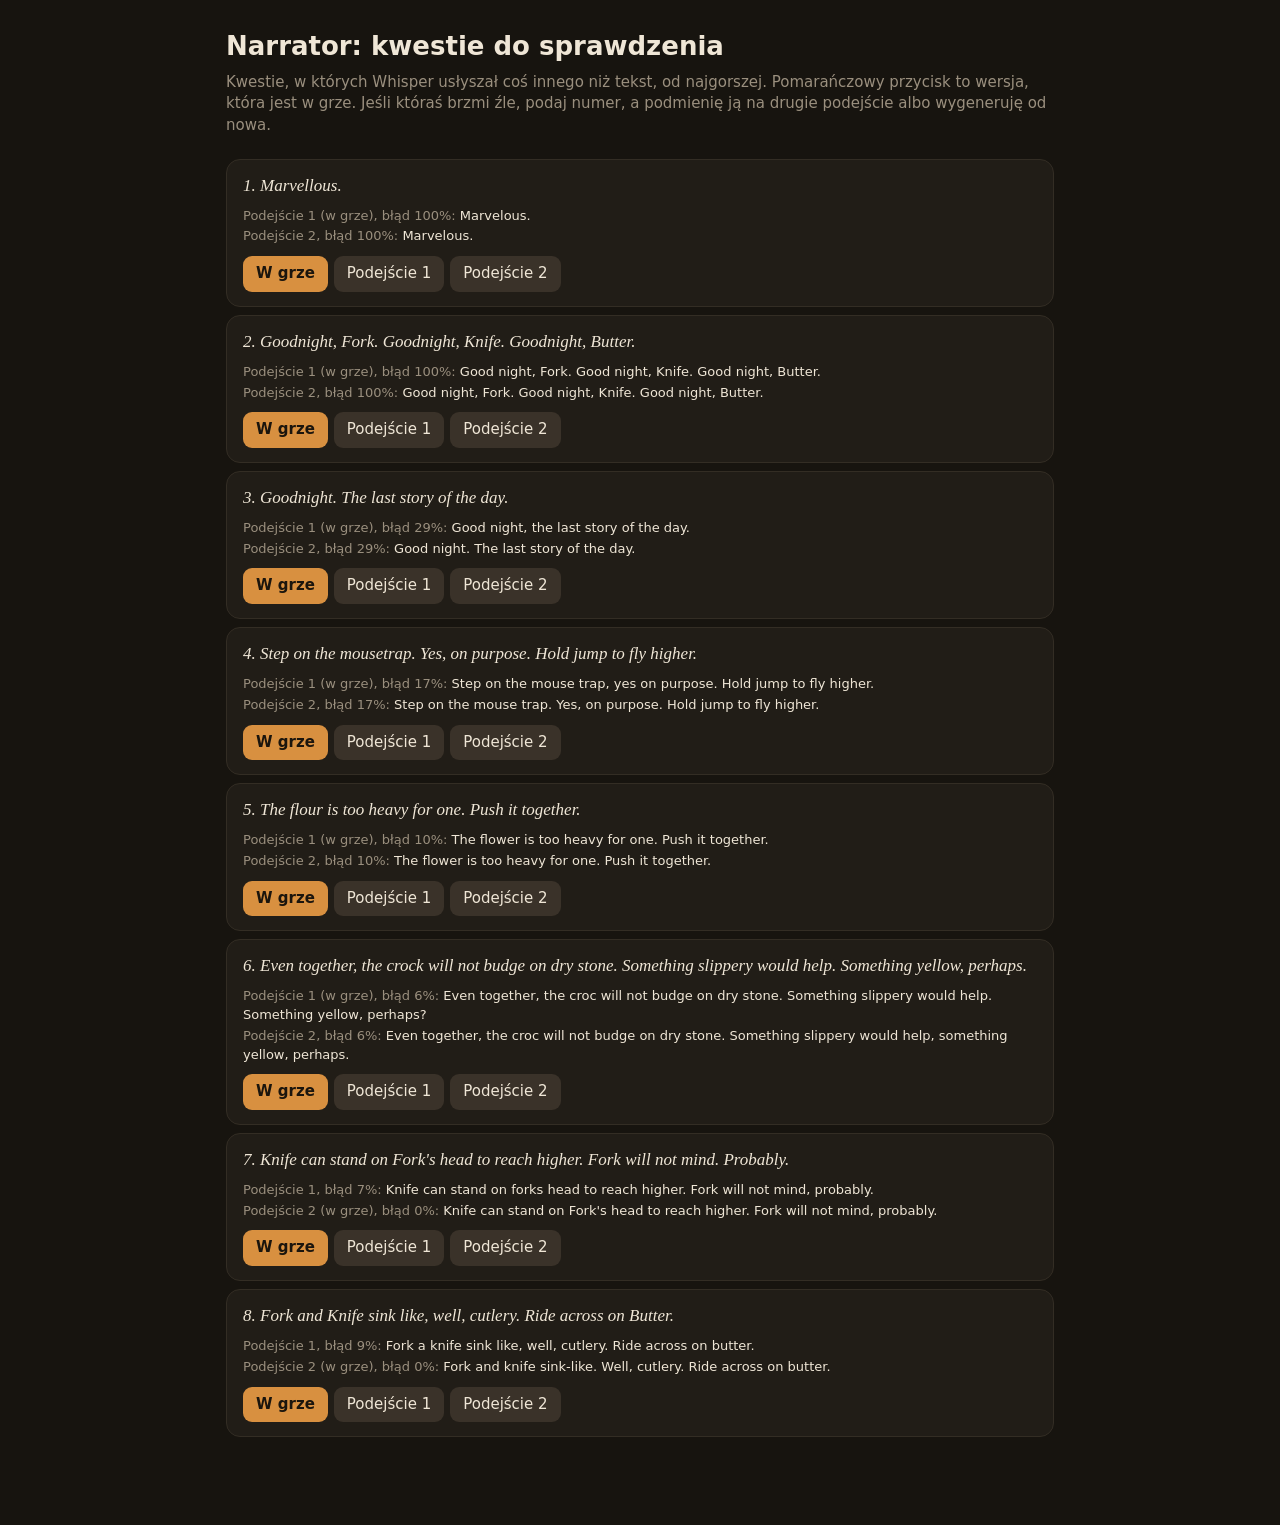
<file: Niepotrzebne/narration/check.html>
<!doctype html>
<!-- Cutlery narrator review: the lines whisper heard least clearly, with both takes. -->
<html lang="pl">
<head>
<meta charset="utf-8">
<meta name="viewport" content="width=device-width, initial-scale=1">
<title>Narrator do sprawdzenia</title>
<style>
:root { --bg: #17140f; --card: #211d17; --ink: #efe6d6; --mute: #9a8f7e; --line: #332d24; --acc: #d89040; --acc-ink: #1b150d; }
* { box-sizing: border-box; }
body { margin: 0; background: var(--bg); color: var(--ink); font: 15px/1.45 -apple-system, BlinkMacSystemFont, system-ui, sans-serif; }
main { max-width: 860px; margin: 0 auto; padding: 28px 16px 80px; }
h1 { font-size: 26px; margin: 0 0 6px; }
.sub { color: var(--mute); margin: 0 0 22px; }
.r { padding: 14px 16px; background: var(--card); border: 1px solid var(--line); border-radius: 14px; margin-bottom: 8px; }
.t { font-family: Georgia, serif; font-style: italic; font-size: 17px; margin: 0 0 8px; }
.h { font-size: 13px; color: var(--mute); margin: 2px 0; }
.h b { color: var(--ink); font-weight: 500; }
.btns { display: flex; gap: 6px; flex-wrap: wrap; margin-top: 10px; }
button { font: inherit; border: 0; border-radius: 9px; padding: 7px 13px; cursor: pointer; background: #3a3229; color: var(--ink); }
button.game { background: var(--acc); color: var(--acc-ink); font-weight: 600; }
button.on { outline: 2px solid var(--ink); outline-offset: 2px; }
</style>
</head>
<body>
<main>
  <h1>Narrator: kwestie do sprawdzenia</h1>
  <p class="sub">Kwestie, w których Whisper usłyszał coś innego niż tekst, od najgorszej. Pomarańczowy przycisk to wersja, która jest w grze. Jeśli któraś brzmi źle, podaj numer, a podmienię ją na drugie podejście albo wygeneruję od nowa.</p>
  <div id="list"></div>
</main>
<script>
const D = [{"file": "cfd666472aa0.mp3", "text": "Marvellous.", "take": 0, "heard": ["Marvelous.", "Marvelous."], "wer": [1.0, 1.0]}, {"file": "275126add4c3.mp3", "text": "Goodnight, Fork. Goodnight, Knife. Goodnight, Butter.", "take": 0, "heard": ["Good night, Fork. Good night, Knife. Good night, Butter.", "Good night, Fork. Good night, Knife. Good night, Butter."], "wer": [1.0, 1.0]}, {"file": "a8439c55c21d.mp3", "text": "Goodnight. The last story of the day.", "take": 0, "heard": ["Good night, the last story of the day.", "Good night. The last story of the day."], "wer": [0.29, 0.29]}, {"file": "1edb29544391.mp3", "text": "Step on the mousetrap. Yes, on purpose. Hold jump to fly higher.", "take": 0, "heard": ["Step on the mouse trap, yes on purpose. Hold jump to fly higher.", "Step on the mouse trap. Yes, on purpose. Hold jump to fly higher."], "wer": [0.17, 0.17]}, {"file": "ec8ceec1dc6c.mp3", "text": "The flour is too heavy for one. Push it together.", "take": 0, "heard": ["The flower is too heavy for one. Push it together.", "The flower is too heavy for one. Push it together."], "wer": [0.1, 0.1]}, {"file": "fe3f49d616ba.mp3", "text": "Even together, the crock will not budge on dry stone. Something slippery would help. Something yellow, perhaps.", "take": 0, "heard": ["Even together, the croc will not budge on dry stone. Something slippery would help. Something yellow, perhaps?", "Even together, the croc will not budge on dry stone. Something slippery would help, something yellow, perhaps."], "wer": [0.06, 0.06]}, {"file": "73a1dd152235.mp3", "text": "Knife can stand on Fork's head to reach higher. Fork will not mind. Probably.", "take": 1, "heard": ["Knife can stand on forks head to reach higher. Fork will not mind, probably.", "Knife can stand on Fork's head to reach higher. Fork will not mind, probably."], "wer": [0.07, 0.0]}, {"file": "5b4c3c972513.mp3", "text": "Fork and Knife sink like, well, cutlery. Ride across on Butter.", "take": 1, "heard": ["Fork a knife sink like, well, cutlery. Ride across on butter.", "Fork and knife sink-like. Well, cutlery. Ride across on butter."], "wer": [0.09, 0.0]}];
let cur = null;
const play = (b, src) => {
  if (cur) { cur.a.pause(); cur.b.classList.remove('on'); if (cur.b === b) { cur = null; return; } }
  const a = new Audio(src); a.play(); b.classList.add('on');
  a.onended = () => { b.classList.remove('on'); cur = null; };
  cur = { a, b };
};
D.forEach((r, i) => {
  const el = document.createElement('div'); el.className = 'r';
  const esc = (s) => s.replace(/[&<>]/g, (c) => ({ '&': '&amp;', '<': '&lt;', '>': '&gt;' }[c]));
  el.innerHTML = `<p class="t">${i + 1}. ${esc(r.text)}</p>` + r.heard.map((h, t) => r.wer[t] === null ? '' : `<p class="h">Podejście ${t + 1}${t === r.take ? ' (w grze)' : ''}, błąd ${Math.round(r.wer[t] * 100)}%: <b>${esc(h || '(cisza)')}</b></p>`).join('') + '<div class="btns"></div>';
  const btns = el.querySelector('.btns');
  [['W grze', '../../assets/voice/' + r.file, 'game'], ['Podejście 1', 'out-lines/' + r.file.replace('.mp3', '_0.wav'), ''], ['Podejście 2', 'out-lines/' + r.file.replace('.mp3', '_1.wav'), '']].forEach(([l, src, c]) => {
    const b = document.createElement('button'); b.textContent = l; b.className = c; b.onclick = () => play(b, src); btns.append(b);
  });
  document.getElementById('list').append(el);
});
</script>
</body>
</html>
</file>
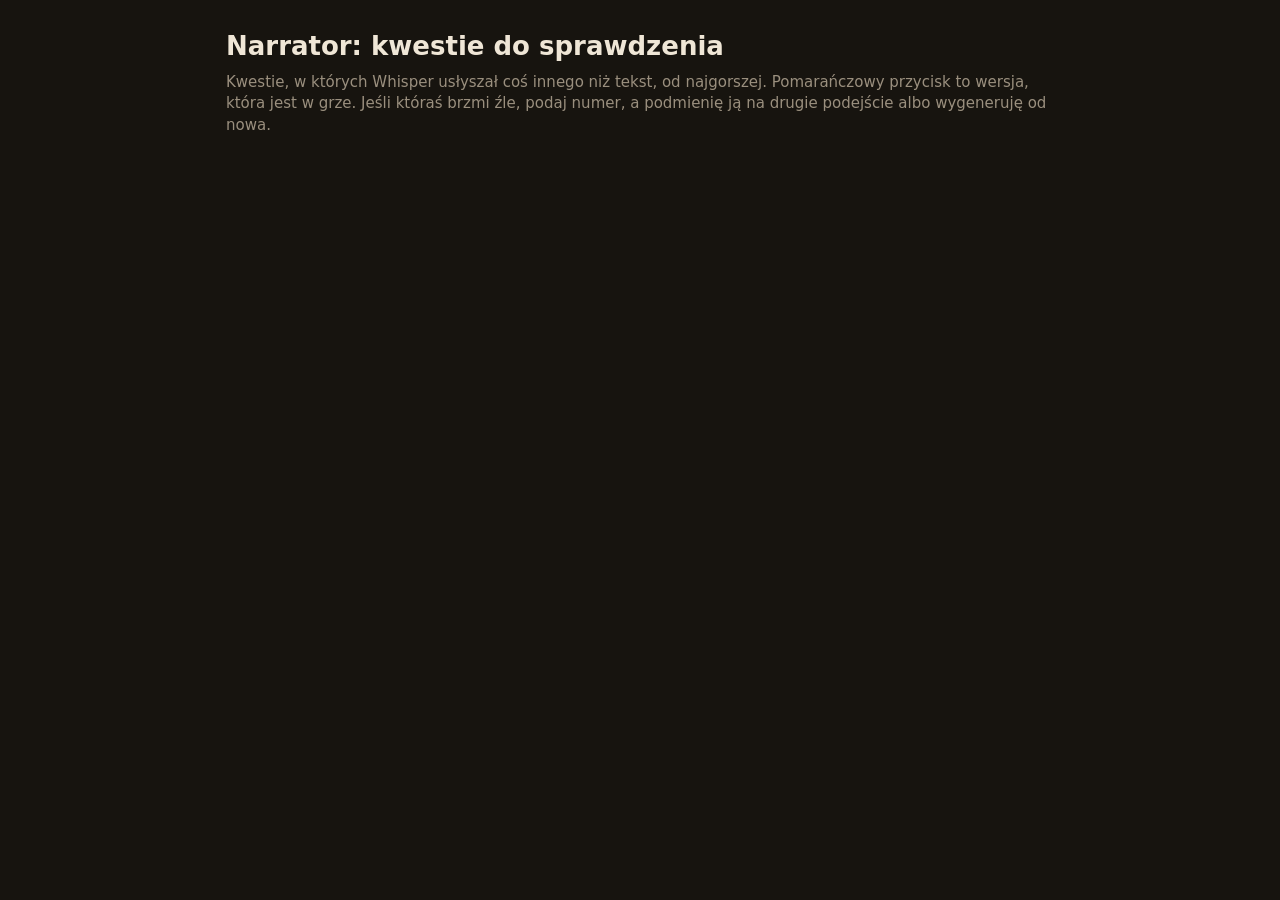
<file: Niepotrzebne/narration/check_template.html>
<!doctype html>
<!-- Cutlery narrator review: the lines whisper heard least clearly, with both takes. -->
<html lang="pl">
<head>
<meta charset="utf-8">
<meta name="viewport" content="width=device-width, initial-scale=1">
<title>Narrator do sprawdzenia</title>
<style>
:root { --bg: #17140f; --card: #211d17; --ink: #efe6d6; --mute: #9a8f7e; --line: #332d24; --acc: #d89040; --acc-ink: #1b150d; }
* { box-sizing: border-box; }
body { margin: 0; background: var(--bg); color: var(--ink); font: 15px/1.45 -apple-system, BlinkMacSystemFont, system-ui, sans-serif; }
main { max-width: 860px; margin: 0 auto; padding: 28px 16px 80px; }
h1 { font-size: 26px; margin: 0 0 6px; }
.sub { color: var(--mute); margin: 0 0 22px; }
.r { padding: 14px 16px; background: var(--card); border: 1px solid var(--line); border-radius: 14px; margin-bottom: 8px; }
.t { font-family: Georgia, serif; font-style: italic; font-size: 17px; margin: 0 0 8px; }
.h { font-size: 13px; color: var(--mute); margin: 2px 0; }
.h b { color: var(--ink); font-weight: 500; }
.btns { display: flex; gap: 6px; flex-wrap: wrap; margin-top: 10px; }
button { font: inherit; border: 0; border-radius: 9px; padding: 7px 13px; cursor: pointer; background: #3a3229; color: var(--ink); }
button.game { background: var(--acc); color: var(--acc-ink); font-weight: 600; }
button.on { outline: 2px solid var(--ink); outline-offset: 2px; }
</style>
</head>
<body>
<main>
  <h1>Narrator: kwestie do sprawdzenia</h1>
  <p class="sub">Kwestie, w których Whisper usłyszał coś innego niż tekst, od najgorszej. Pomarańczowy przycisk to wersja, która jest w grze. Jeśli któraś brzmi źle, podaj numer, a podmienię ją na drugie podejście albo wygeneruję od nowa.</p>
  <div id="list"></div>
</main>
<script>
const D = __DATA__;
let cur = null;
const play = (b, src) => {
  if (cur) { cur.a.pause(); cur.b.classList.remove('on'); if (cur.b === b) { cur = null; return; } }
  const a = new Audio(src); a.play(); b.classList.add('on');
  a.onended = () => { b.classList.remove('on'); cur = null; };
  cur = { a, b };
};
D.forEach((r, i) => {
  const el = document.createElement('div'); el.className = 'r';
  const esc = (s) => s.replace(/[&<>]/g, (c) => ({ '&': '&amp;', '<': '&lt;', '>': '&gt;' }[c]));
  el.innerHTML = `<p class="t">${i + 1}. ${esc(r.text)}</p>` + r.heard.map((h, t) => r.wer[t] === null ? '' : `<p class="h">Podejście ${t + 1}${t === r.take ? ' (w grze)' : ''}, błąd ${Math.round(r.wer[t] * 100)}%: <b>${esc(h || '(cisza)')}</b></p>`).join('') + '<div class="btns"></div>';
  const btns = el.querySelector('.btns');
  [['W grze', '../../assets/voice/' + r.file, 'game'], ['Podejście 1', 'out-lines/' + r.file.replace('.mp3', '_0.wav'), ''], ['Podejście 2', 'out-lines/' + r.file.replace('.mp3', '_1.wav'), '']].forEach(([l, src, c]) => {
    const b = document.createElement('button'); b.textContent = l; b.className = c; b.onclick = () => play(b, src); btns.append(b);
  });
  document.getElementById('list').append(el);
});
</script>
</body>
</html>
</file>
